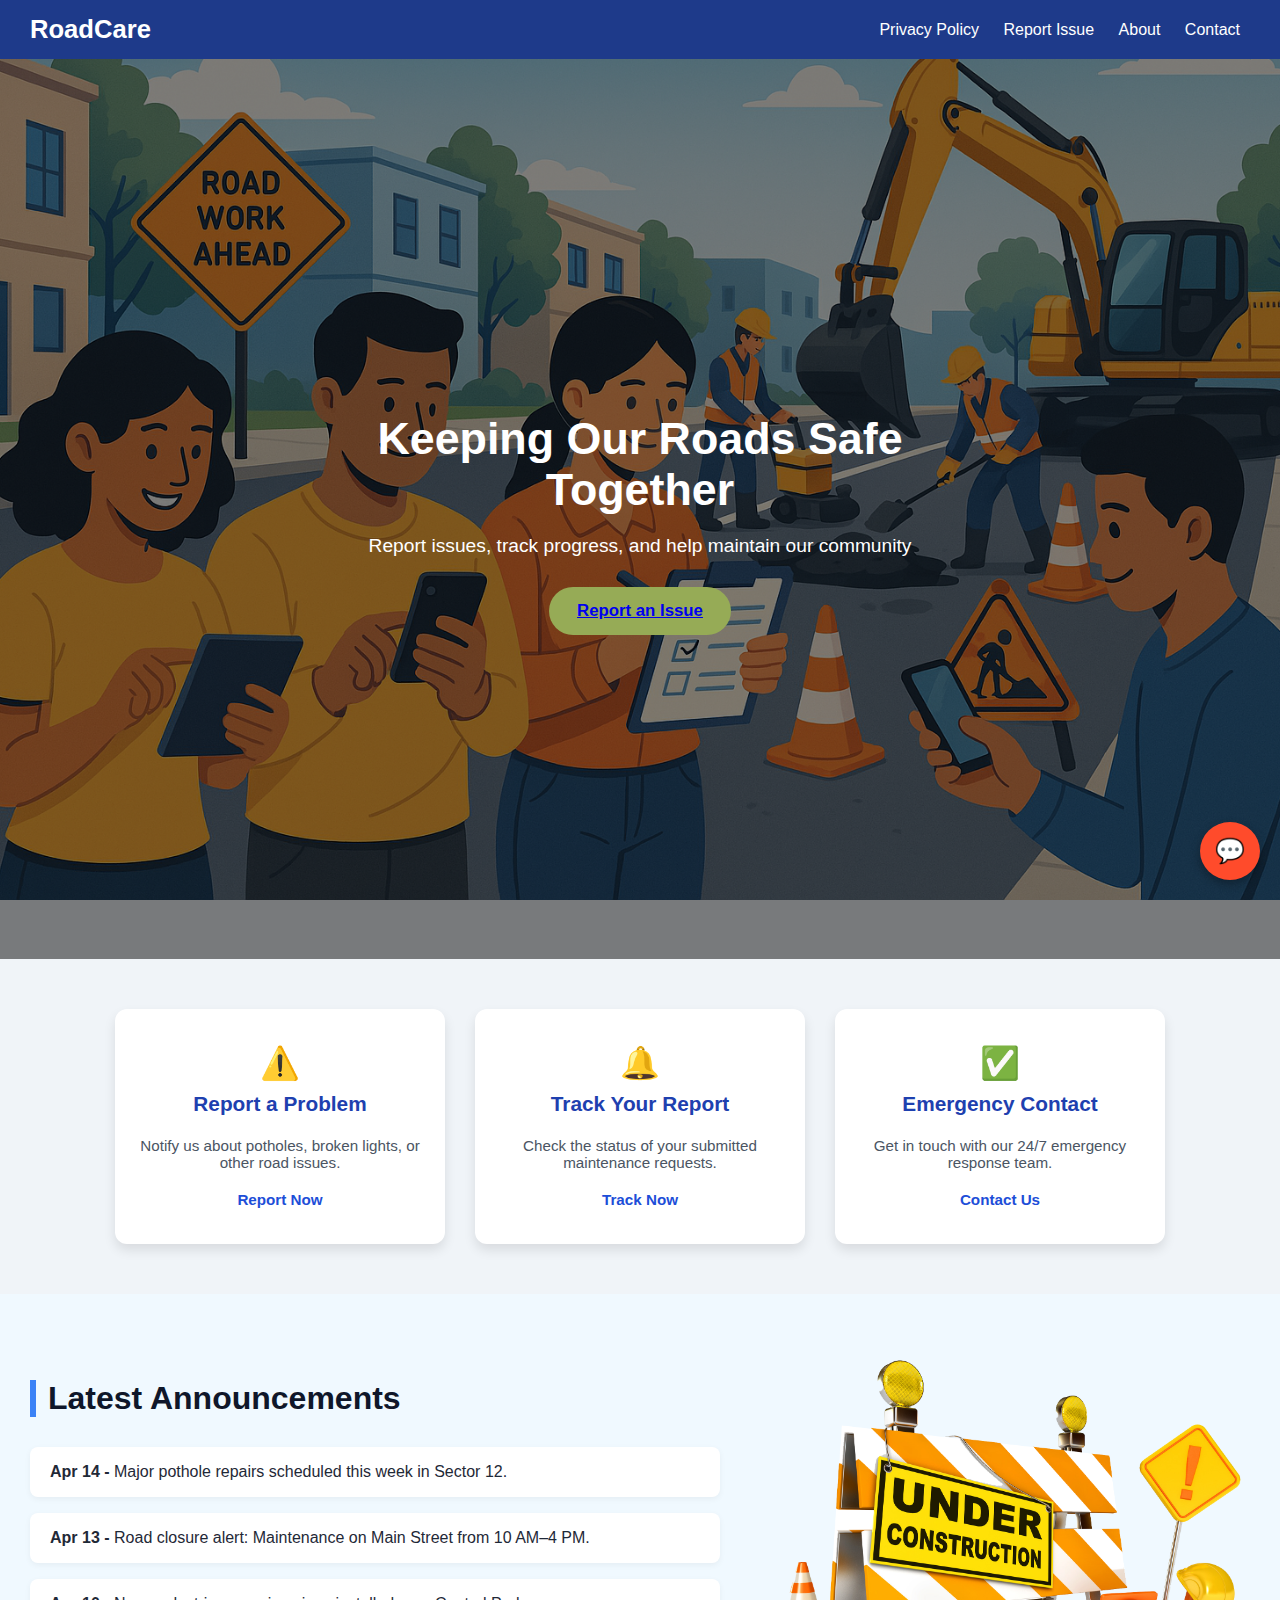
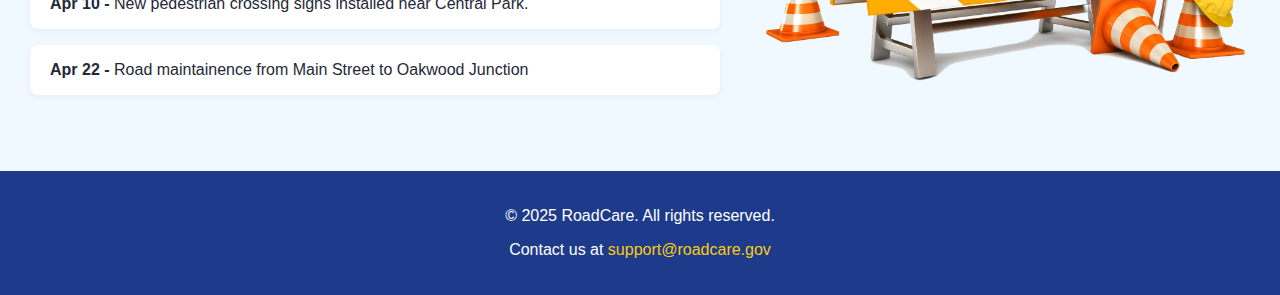
<file: index.html>
<!DOCTYPE html>
<html lang="en">
<head>
    <meta charset="UTF-8" />
    <meta name="viewport" content="width=device-width, initial-scale=1.0"/>
    <title>RoadCare</title>
    <link rel="stylesheet" href="style.css" />
</head>
<body>
    <!-- Navbar -->
    <div class="navbar">
        <div class="logo">RoadCare</div>
        <div class="nav-links">
            <a href="privacypolicy.html">Privacy Policy</a>
            <a href="http://localhost/project1/report.php">Report Issue</a>
            <a href="about.html">About</a>
            <a href="http://localhost/project1/contact.php">Contact</a>
        </div>
    </div>

    

    <!-- Parallax Hero Section -->
    <div class="parallax-hero">
        <div class="hero-content">
            <h1>Keeping Our Roads Safe Together</h1>
            <p>Report issues, track progress, and help maintain our community</p>
            <button class="btn"> <a href="http://localhost/project1/report.php">Report an Issue</a></button>
        </div>
    </div>

    <!-- Cards Section -->
    <div class="cards">
        <div class="card">
            <div>⚠️</div>
            <h3>Report a Problem</h3>
            <p>Notify us about potholes, broken lights, or other road issues.</p>
            <a href="http://localhost/project1/report.php">Report Now</a>
        </div>
        <div class="card">
            <div>🔔</div>
            <h3>Track Your Report</h3>
            <p>Check the status of your submitted maintenance requests.</p>
            <a href="http://localhost/project1/track.php">Track Now</a>
        </div>
        <div class="card">
            <div>✅</div>
            <h3>Emergency Contact</h3>
            <p>Get in touch with our 24/7 emergency response team.</p>
            <a href="http://localhost/project1/contact.php">Contact Us</a>
        </div>
    </div>

    <!-- Announcements Section -->
    <!-- Announcements Section -->
<section class="announcements-section">
    <div class="announcements-text">
      <h2>Latest Announcements</h2>
      <ul>
        <li><strong>Apr 14 -</strong> Major pothole repairs scheduled this week in Sector 12.</li>
        <li><strong>Apr 13 -</strong> Road closure alert: Maintenance on Main Street from 10 AM–4 PM.</li>
        <li><strong>Apr 10 -</strong> New pedestrian crossing signs installed near Central Park.</li>
        <li><strong>Apr 22 -</strong> Road maintainence from Main Street to Oakwood Junction</li>
      </ul>
    </div>
    <div class="announcements-image">
      <img src="consrt.png" alt="Road Maintenance in Progress" />
    </div>
  </section>
  

    <!-- Footer Section -->
    <footer class="footer">
        <div class="footer-content">
            <p>&copy; 2025 RoadCare. All rights reserved.</p>
            <p>Contact us at <a href="mailto:support@roadcare.gov">support@roadcare.gov</a></p>
        </div>
    </footer>
    <!-- chat bot Inside <body> -->
<div class="chatbot-icon" onclick="toggleChat()">
    💬
  </div>
  <div class="chat-window" id="chatWindow" style="display:none;">
    <iframe
    src="https://www.chatbase.co/chatbot-iframe/T-54ji82SqpQcgLmTQods"
    width="100%"
    style="height: 100%; min-height: 700px"
    frameborder="0"
></iframe>
  </div>
  <script>
    function toggleChat() {
  const chat = document.getElementById("chatWindow");
  chat.style.display = (chat.style.display === "none") ? "block" : "none";
}

  </script>
  
</body>
</html>
</file>
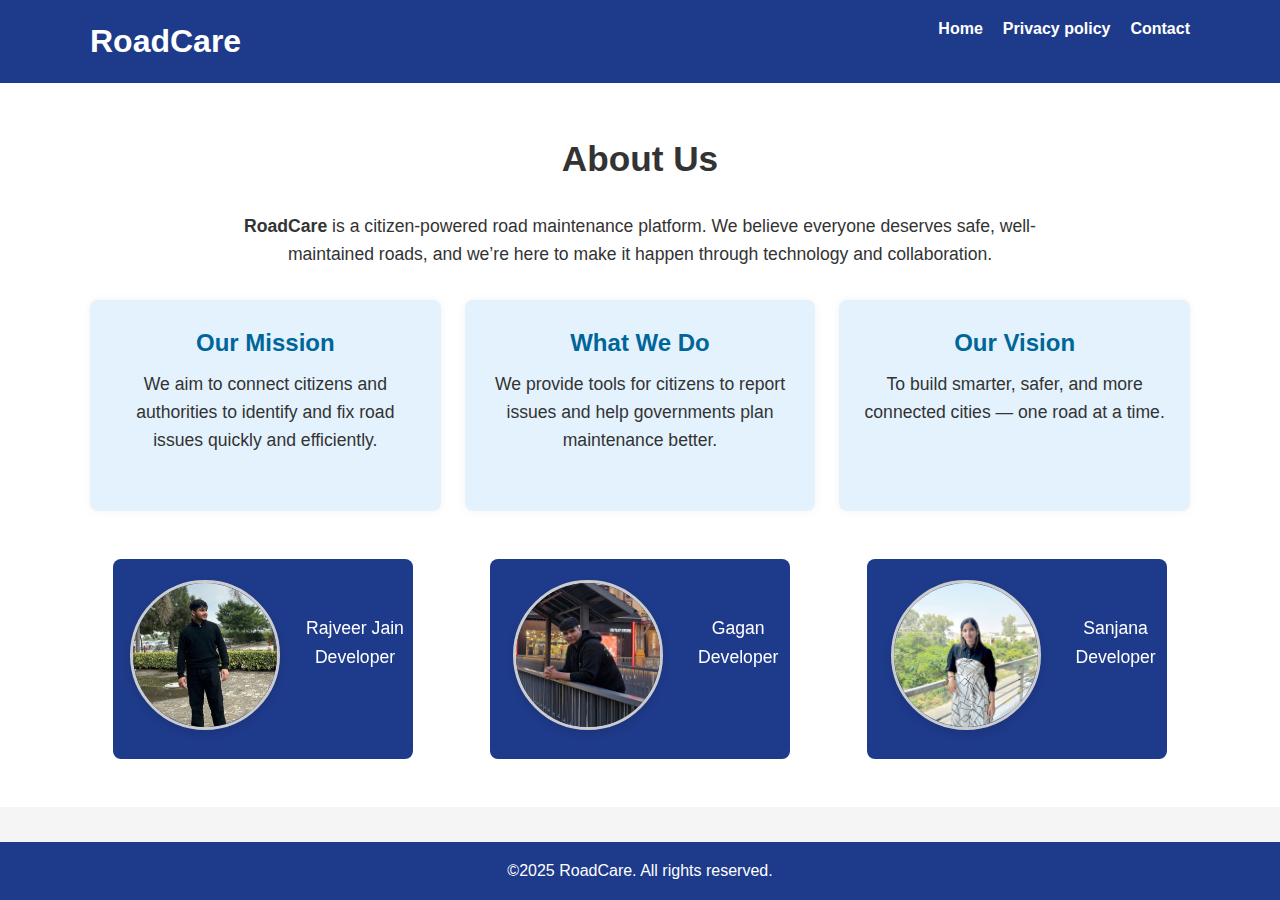
<file: about.html>
<!DOCTYPE html>
<html lang="en">
<head>
  <meta charset="UTF-8" />
  <meta name="viewport" content="width=device-width, initial-scale=1.0"/>
  <title>About Us | RoadCare</title>
  <style>
    * {
      margin: 0;
      padding: 0;
      box-sizing: border-box;
    }

    body {
      font-family: "Segoe UI", sans-serif;
      line-height: 1.6;
      background: #f5f5f5;
      color: #333;
      display: flex;
      flex-direction: column;
      min-height: 100vh;
    }

    header {
      background-color: #1e3a8a;
      color: white;
      padding: 1rem 0;
    }

    .container {
      width: 90%;
      max-width: 1100px;
      margin: auto;
    }

    header h1 {
      margin: 0;
      display: inline-block;
    }

    nav {
      float: right;
    }

    nav ul {
      list-style: none;
      display: flex;
      gap: 20px;
    }

    nav ul li a {
      color: white;
      text-decoration: none;
      font-weight: bold;
    }

    nav ul li a.active {
      text-decoration: underline;
    }

    main {
      flex: 1; 
    }

    .about-section {
      padding: 3rem 0;
      background: #ffffff;
    }

    .about-section h2 {
      text-align: center;
      margin-bottom: 1.5rem;
      font-size: 2.2rem;
    }

    .about-section p {
      max-width: 800px;
      margin: 0 auto 2rem;
      text-align: center;
      font-size: 1.1rem;
    }

    .info-cards {
      display: grid;
      grid-template-columns: repeat(auto-fit, minmax(250px, 1fr));
      gap: 1.5rem;
    }

    .card {
      background: #e3f2fd;
      padding: 1.5rem;
      border-radius: 8px;
      box-shadow: 0 0 10px rgba(0, 0, 0, 0.05);
      transition: transform 0.3s ease;
    }

    .card:hover {
      transform: translateY(-5px);
    }

    .card h3 {
      margin-bottom: 0.5rem;
      color: #006699;
    }

    h3 {
      font-size: 1.5rem;
      margin-bottom: 0.5rem;
      color: #004466;
      text-align: center;
      font-weight: bold;
      font-family: "Segoe UI", sans-serif;
    }

    /* Flip Card Styles */
    .flip-card-container {
      margin-top: 3rem; /* Adds space between cards and flip cards */
      display: grid;
      grid-template-columns: repeat(auto-fit, minmax(300px, 1fr));
      gap: 2rem;
      justify-items: center;
    }

    .flip-card {
      background-color: transparent;
      width: 300px;
      height: 200px;
      perspective: 1000px;
    }

    .flip-card-inner {
      position: relative;
      width: 100%;
      height: 100%;
      text-align: center;
      transition: transform 0.6s;
      transform-style: preserve-3d;
    }

    .flip-card:hover .flip-card-inner {
      transform: rotateY(180deg);
    }

    .flip-card-front, .flip-card-back {
      position: absolute;
      width: 100%;
      height: 100%;
      backface-visibility: hidden;
      display: flex;
      justify-content: center;
      align-items: center;
      border-radius: 8px;
    }

    .flip-card-front {
      background-color: #1e3a8a;
      color: white;
    }

    .flip-card-back {
      background-color: #e3f2fd;
      color: #333;
      transform: rotateY(180deg);
    }

    footer {
      background-color: #1e3a8a;
      color: white;
      text-align: center;
      padding: 1rem 0;
      margin-top: auto; /* Pushes the footer to the bottom */
    }
    .profile-pic img {
  width: 150px;       
  height: 150px;
  border-radius: 50%;    
  object-fit: cover;     
  border: 3px solid #ccc; 
  box-shadow: 0 4px 8px rgba(0, 0, 0, 0.1); 
}

  </style>
</head>
<body>

  <header>
    <div class="container">
      <h1>RoadCare</h1>
      <nav>
        <ul>
          <li><a href="index.html">Home</a></li>
          <li><a href="privacypolicy.html">Privacy policy</a></li>
          <li><a href="http://localhost/project1/contact.php">Contact</a></li>
        </ul>
      </nav>
    </div>
  </header>

  <main>
    <section class="about-section">
      <div class="container">
        <h2>About Us</h2>
        <p><strong>RoadCare</strong> is a citizen-powered road maintenance platform. We believe everyone deserves safe, well-maintained roads, and we’re here to make it happen through technology and collaboration.</p>
        
        <div class="info-cards">
          <div class="card">
            <h3>Our Mission</h3>
            <p>We aim to connect citizens and authorities to identify and fix road issues quickly and efficiently.</p>
          </div>
          <div class="card">
            <h3>What We Do</h3>
            <p>We provide tools for citizens to report issues and help governments plan maintenance better.</p>
          </div>
          <div class="card">
            <h3>Our Vision</h3>
            <p>To build smarter, safer, and more connected cities — one road at a time.</p>
          </div>
        </div>
        <div class="flip-card-container">
          <div class="flip-card">
            <div class="flip-card-inner">
              <div class="flip-card-front">
                <p class="title">
                  <div class="profile-pic">
                    <img src="6055482280941570399.jpg" alt="Developer Photo">
                  </div>
                </p>
                <p>Rajveer Jain <br> Developer</p>
              </div>
              <div class="flip-card-back">
                <p class="title">Contact number: 9602638400 <br>
                  Email:rajveerjain186@gmail.com
                  Linkedin: <a href="https://www.linkedin.com/in/rajveer-jain-428388289?utm_source=share&utm_campaign=share_via&utm_content=profile&utm_medium=android_app">Rajveer Jain</a>
                </p>
                <p></p>
              </div>
            </div>
          </div>
          <div class="flip-card">
            <div class="flip-card-inner">
              <div class="flip-card-front">
                <p class="title">
                  <div class="profile-pic">
                    <img src="6055333206921692809.jpg" alt="Developer Photo">
                  </div>
                </p>
                <p>Gagan <br> Developer</p>
              </div>
              <div class="flip-card-back">
                <p class="title">Contact number: 8979228704 <br>
                  Email:gagan.s2005@gmail.com
                  Linkedin: <a href="https://www.linkedin.com/in/gagan-3b86a0343?utm_source=share&utm_campaign=share_via&utm_content=profile&utm_medium=android_app">Gagan Chaudhary</a>
                </p>
              </div>
            </div>
          </div>
          <div class="flip-card">
            <div class="flip-card-inner">
              <div class="flip-card-front">
                <p class="title">
                  <div class="profile-pic">
                    <img src="6052929811942327145.jpg" alt="Developer Photo">
                  </div>
                </p>
                <p>Sanjana <br> Developer </p>
              </div>
              <div class="flip-card-back">
                <p class="title">Contact number: 7009678385 <br>
                  Email:thkrlsnjna04@gmail.com
                  Linkedin: <a href="https://www.linkedin.com/in/sanjana-thukral-8a5612277?utm_source=share&utm_campaign=share_via&utm_content=profile&utm_medium=android_app">Sanjana</a>

                </p>
              </div>
            </div>
          </div>
        </div>

      </div>
    </section>
  </main>

  <footer>
    <p>&copy;2025 RoadCare. All rights reserved.</p>
  </footer>

</body>
</html>
</file>
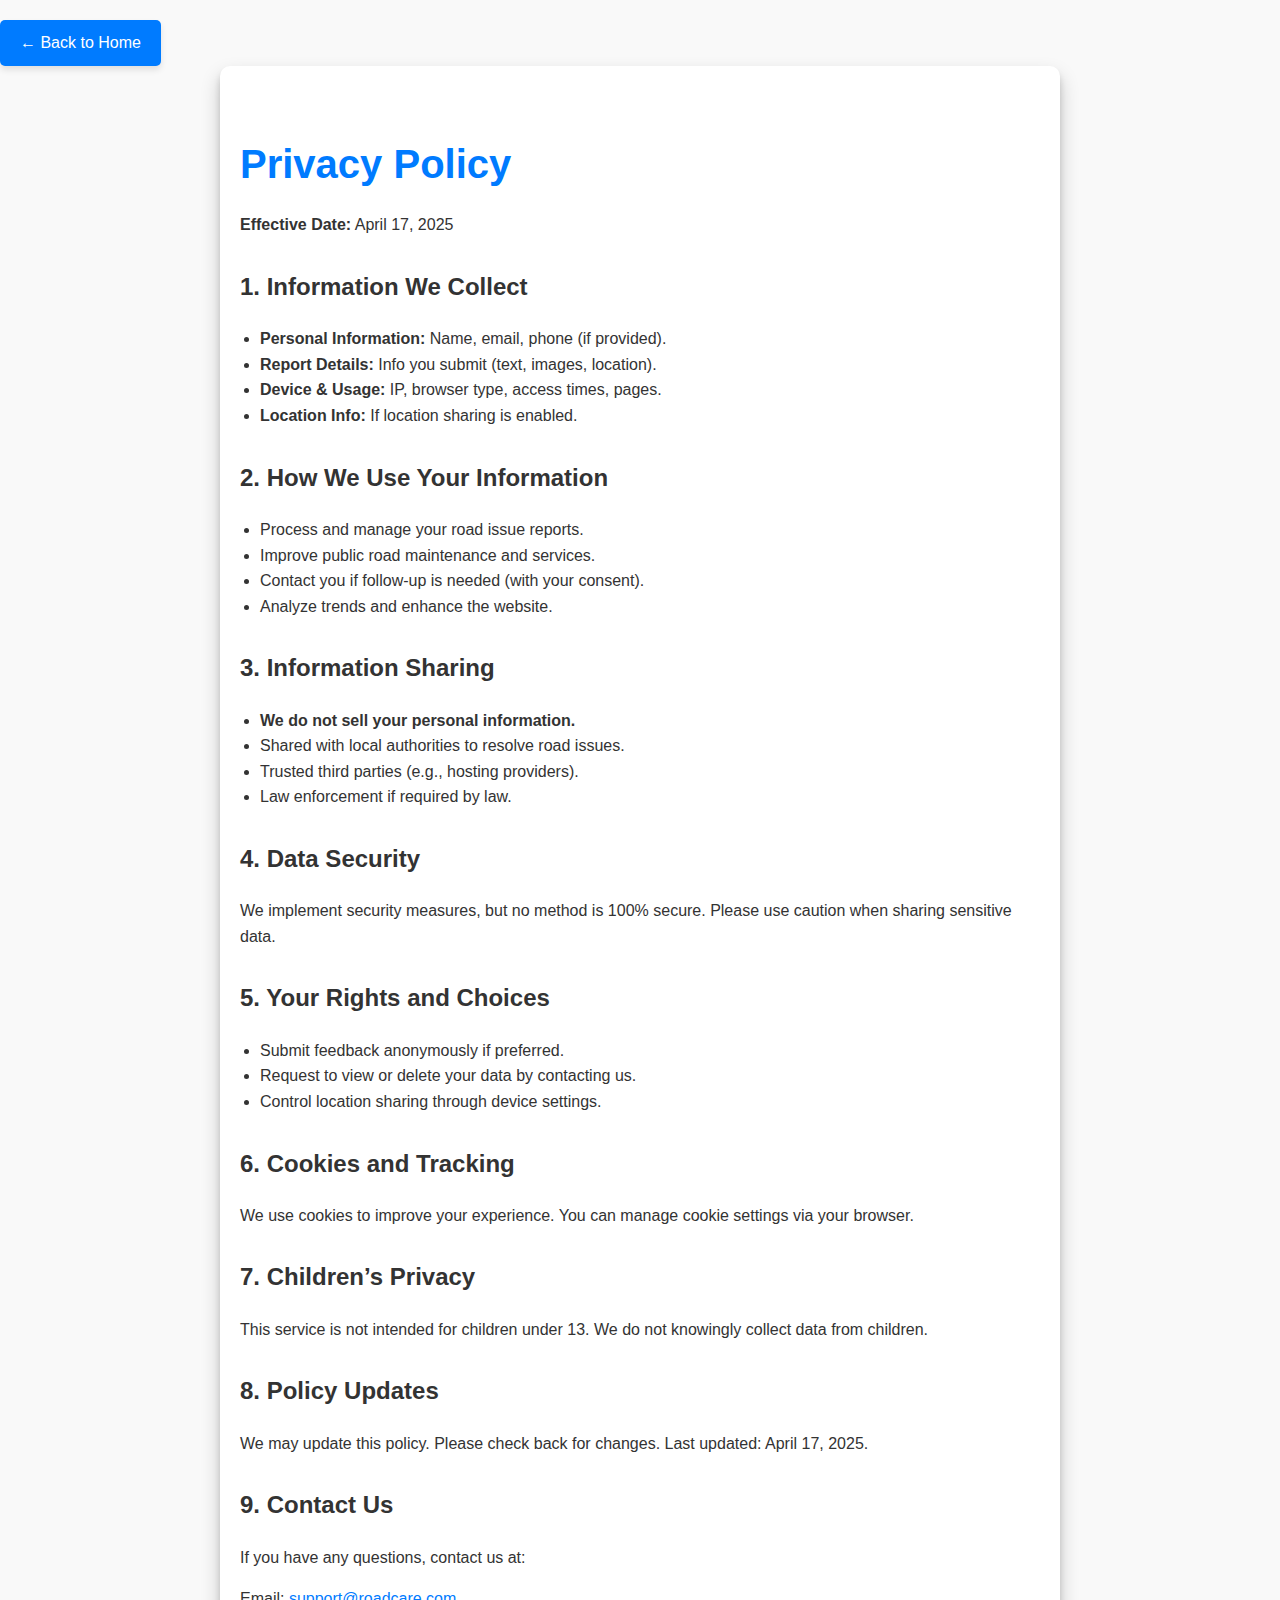
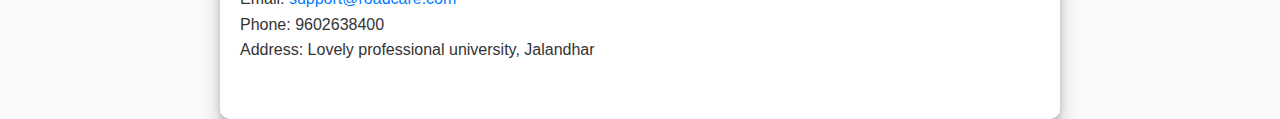
<file: privacypolicy.html>
<!DOCTYPE html>
<html lang="en">
<head>
  <meta charset="UTF-8" />
  <meta name="viewport" content="width=device-width, initial-scale=1.0" />
  <title>Privacy Policy - RoadCare</title>
  <style>
    body {
      font-family: "Segoe UI", Tahoma, Geneva, Verdana, sans-serif;
      margin: 0;
      padding: 0;
      background-color: #f9f9f9;
      color: #333;
      line-height: 1.6;
    }

    .container {
      max-width: 800px;
      margin: auto;
      padding: 40px 20px;
      background-color: #fff;
      background-image: url('c:\Users\MYPC\Downloads\privacypolicy.png');
      background-size: cover;
      background-position: center;
      background-repeat: no-repeat; 
      box-shadow: 0 10px 20px rgba(0, 0, 0, 0.2), 0 6px 6px rgba(0, 0, 0, 0.15); 
      border-radius: 10px; 
    }

    h1 {
      font-size: 2.5rem;
      color: #007BFF;
      margin-bottom: 10px;
    }

    h2 {
      font-size: 1.5rem;
      margin-top: 30px;
      color: #333;
    }

    ul {
      padding-left: 20px;
    }

    a {
      color: #007BFF;
      text-decoration: none;
    }

    a:hover {
      text-decoration: underline;
    }

    .back-button {
      display: inline-block;
      margin-top: 20px;
      padding: 10px 20px;
      background-color: #007BFF;
      color: white;
      text-decoration: none;
      font-size: 1rem;
      border-radius: 5px;
      box-shadow: 0 4px 6px rgba(0, 0, 0, 0.1);
      transition: background-color 0.3s ease, transform 0.2s ease;
    }

    .back-button:hover {
      background-color: #0056b3;
      transform: translateY(-2px);
    }

    @media (max-width: 600px) {
      .container {
        padding: 20px 10px;
      }

      h1 {
        font-size: 2rem;
      }

      h2 {
        font-size: 1.25rem;
      }
    }
  </style>
</head>
<body>
<a href="index.html" class="back-button">← Back to Home</a>
  <div class="container">
    <h1>Privacy Policy</h1>
    <p><strong>Effective Date:</strong> April 17, 2025</p>

    <section>
      <h2>1. Information We Collect</h2>
      <ul>
        <li><strong>Personal Information:</strong> Name, email, phone (if provided).</li>
        <li><strong>Report Details:</strong> Info you submit (text, images, location).</li>
        <li><strong>Device & Usage:</strong> IP, browser type, access times, pages.</li>
        <li><strong>Location Info:</strong> If location sharing is enabled.</li>
      </ul>
    </section>

    <section>
      <h2>2. How We Use Your Information</h2>
      <ul>
        <li>Process and manage your road issue reports.</li>
        <li>Improve public road maintenance and services.</li>
        <li>Contact you if follow-up is needed (with your consent).</li>
        <li>Analyze trends and enhance the website.</li>
      </ul>
    </section>

    <section>
      <h2>3. Information Sharing</h2>
      <ul>
        <li><strong>We do not sell your personal information.</strong></li>
        <li>Shared with local authorities to resolve road issues.</li>
        <li>Trusted third parties (e.g., hosting providers).</li>
        <li>Law enforcement if required by law.</li>
      </ul>
    </section>

    <section>
      <h2>4. Data Security</h2>
      <p>We implement security measures, but no method is 100% secure. Please use caution when sharing sensitive data.</p>
    </section>

    <section>
      <h2>5. Your Rights and Choices</h2>
      <ul>
        <li>Submit feedback anonymously if preferred.</li>
        <li>Request to view or delete your data by contacting us.</li>
        <li>Control location sharing through device settings.</li>
      </ul>
    </section>

    <section>
      <h2>6. Cookies and Tracking</h2>
      <p>We use cookies to improve your experience. You can manage cookie settings via your browser.</p>
    </section>

    <section>
      <h2>7. Children’s Privacy</h2>
      <p>This service is not intended for children under 13. We do not knowingly collect data from children.</p>
    </section>

    <section>
      <h2>8. Policy Updates</h2>
      <p>We may update this policy. Please check back for changes. Last updated: April 17, 2025.</p>
    </section>

    <section>
      <h2>9. Contact Us</h2>
      <p>If you have any questions, contact us at:</p>
      <p>Email: <a href="mailto:support@roadcare.com">support@roadcare.com</a><br>
         Phone: 9602638400<br>
         Address: Lovely professional university, Jalandhar</p>
    </section>
  </div>
</body>
</html>
</file>
<file: style.css>
body {
  margin: 0;
  font-family: 'Segoe UI', Tahoma, Geneva, Verdana, sans-serif;
  background-color: #f0f4f8;
  color: #1f2937;
}

.navbar {
  background-color: #1e3a8a;
  padding: 15px 30px;
  display: flex;
  align-items: center;
  justify-content: space-between;
  color: white;
  box-shadow: 0 4px 6px rgba(0, 0, 0, 0.1);
}





.logo {
  font-size: 1.6em;
  font-weight: bold;
}

.nav-links a {
  color: white;
  margin: 0 10px;
  text-decoration: none;
  

}
.nav-links a:hover{
  background-color: #b7cae5;
  color: #111827;
}

.nav-links .admin-btn {
  background-color: #facc15;
  padding: 6px 14px;
  border-radius: 6px;
  color: #000;
  font-weight: bold;
}

.nav-links .admin-btn:hover {
  background-color: #eab308;
}

/* Parallax Section */
.parallax-hero {
  background-image: url('road.png');
  background-attachment: fixed;
  background-position: center;
  background-repeat: no-repeat;
  background-size: cover;
  height: 100vh;
  display: flex;
  align-items: center;
  justify-content: center;
  text-align: center;
  position: relative;
  color: white;
}

.parallax-hero::before {
  content: '';
  position: absolute;
  top: 0; left: 0;
  width: 100%; height: 100%;
  background-color: rgba(0,0,0,0.5); /* Dark overlay for readability */
  z-index: 1;
}

.hero-content {
  position: relative;
  z-index: 2;
  max-width: 700px;
  padding: 20px;
}

.hero-content h1 {
  font-size: 2.8em;
  margin-bottom: 15px;
}

.hero-content p {
  font-size: 1.2em;
  margin-bottom: 30px;
}

.hero-content .btn {
  background-color: #96ab56;
  color: white;
  padding: 14px 28px;
  border: none;
  border-radius: 30px;
  cursor: pointer;
  font-size: 1.05em;
  font-weight: bold;
  text-decoration: none;
}

.hero-content .btn:hover {
  background-color: #899276;
}

.cards {
  display: flex;
  flex-wrap: wrap;
  justify-content: center;
  gap: 30px;
  margin: 50px 20px;
}

.card {
  background-color: white;
  border-radius: 12px;
  box-shadow: 0 6px 12px rgba(0, 0, 0, 0.1);
  padding: 35px 25px;
  text-align: center;
  width: 280px;
  transition: transform 0.3s ease;
}

.card:hover {
  transform: translateY(-8px);
}

.card div {
  font-size: 2em;
  margin-bottom: 10px;
}

.card h3 {
  margin-top: 10px;
  font-size: 1.3em;
  color: #1e40af;
}

.card p {
  font-size: 0.95em;
  color: #4b5563;
  margin: 10px 0 20px;
}

.card a {
  color: #1d4ed8;
  text-decoration: none;
  font-weight: bold;
  font-size: 0.95em;
}

.card a:hover {
  text-decoration: underline;
}

.section-title {
  margin: 0 20px 30px;
  font-size: 1.6em;
  font-weight: bold;
  color: #111827;
  text-align: center;
  padding-top: 20px;
  border-top: 1px solid #e5e7eb;
}


/* Announcements */
.announcements-section {
  display: flex;
  flex-wrap: wrap;
  justify-content: space-between;
  align-items: flex-start;
  gap: 40px;
  padding: 60px 30px;
  background-color: #f0f9ff;
}

.announcements-text {
  flex: 1 1 500px;
}

.announcements-text h2 {
  font-size: 2em;
  margin-bottom: 30px;
  color: #0f172a;
  border-left: 6px solid #3b82f6;
  padding-left: 12px;
}

.announcements-text ul {
  list-style: none;
  padding: 0;
  margin: 0;
}

.announcements-text li {
  background-color: #ffffff;
  padding: 16px 20px;
  margin-bottom: 16px;
  border-radius: 8px;
  box-shadow: 0 2px 6px rgba(0, 0, 0, 0.05);
  transition: transform 0.2s ease, background-color 0.3s ease;
}

.announcements-text li:hover {
  background-color: #e0f2fe;
  transform: translateX(5px);
  cursor: pointer;
}

.announcements-image {
  flex: 1 1 300px;
  text-align: center;
}

.announcements-image img {
  max-width: 100%;
  height: auto;
  object-fit: cover;
  /* Removed border-radius and box-shadow */
}




/* Footer */
.footer {
  background-color: #1e3a8a;
  color: white;
  padding: 20px 0;
  text-align: center;
}

.footer a {
  color: #facc15;
  text-decoration: none;
}

.footer a:hover {
  text-decoration: underline;
}


/* chatbot */
.chatbot-icon {
  position: fixed;
  bottom: 20px;
  right: 20px;
  background: #ff4b2b;
  color: white;
  padding: 15px;
  border-radius: 50%;
  font-size: 24px;
  cursor: pointer;
  z-index: 999;
  box-shadow: 0 4px 10px rgba(0,0,0,0.3);
}

.chat-window {
  position: fixed;
  bottom: 80px;
  right: 20px;
  border: 1px solid #ddd;
  border-radius: 10px;
  z-index: 999;
}
</file>
